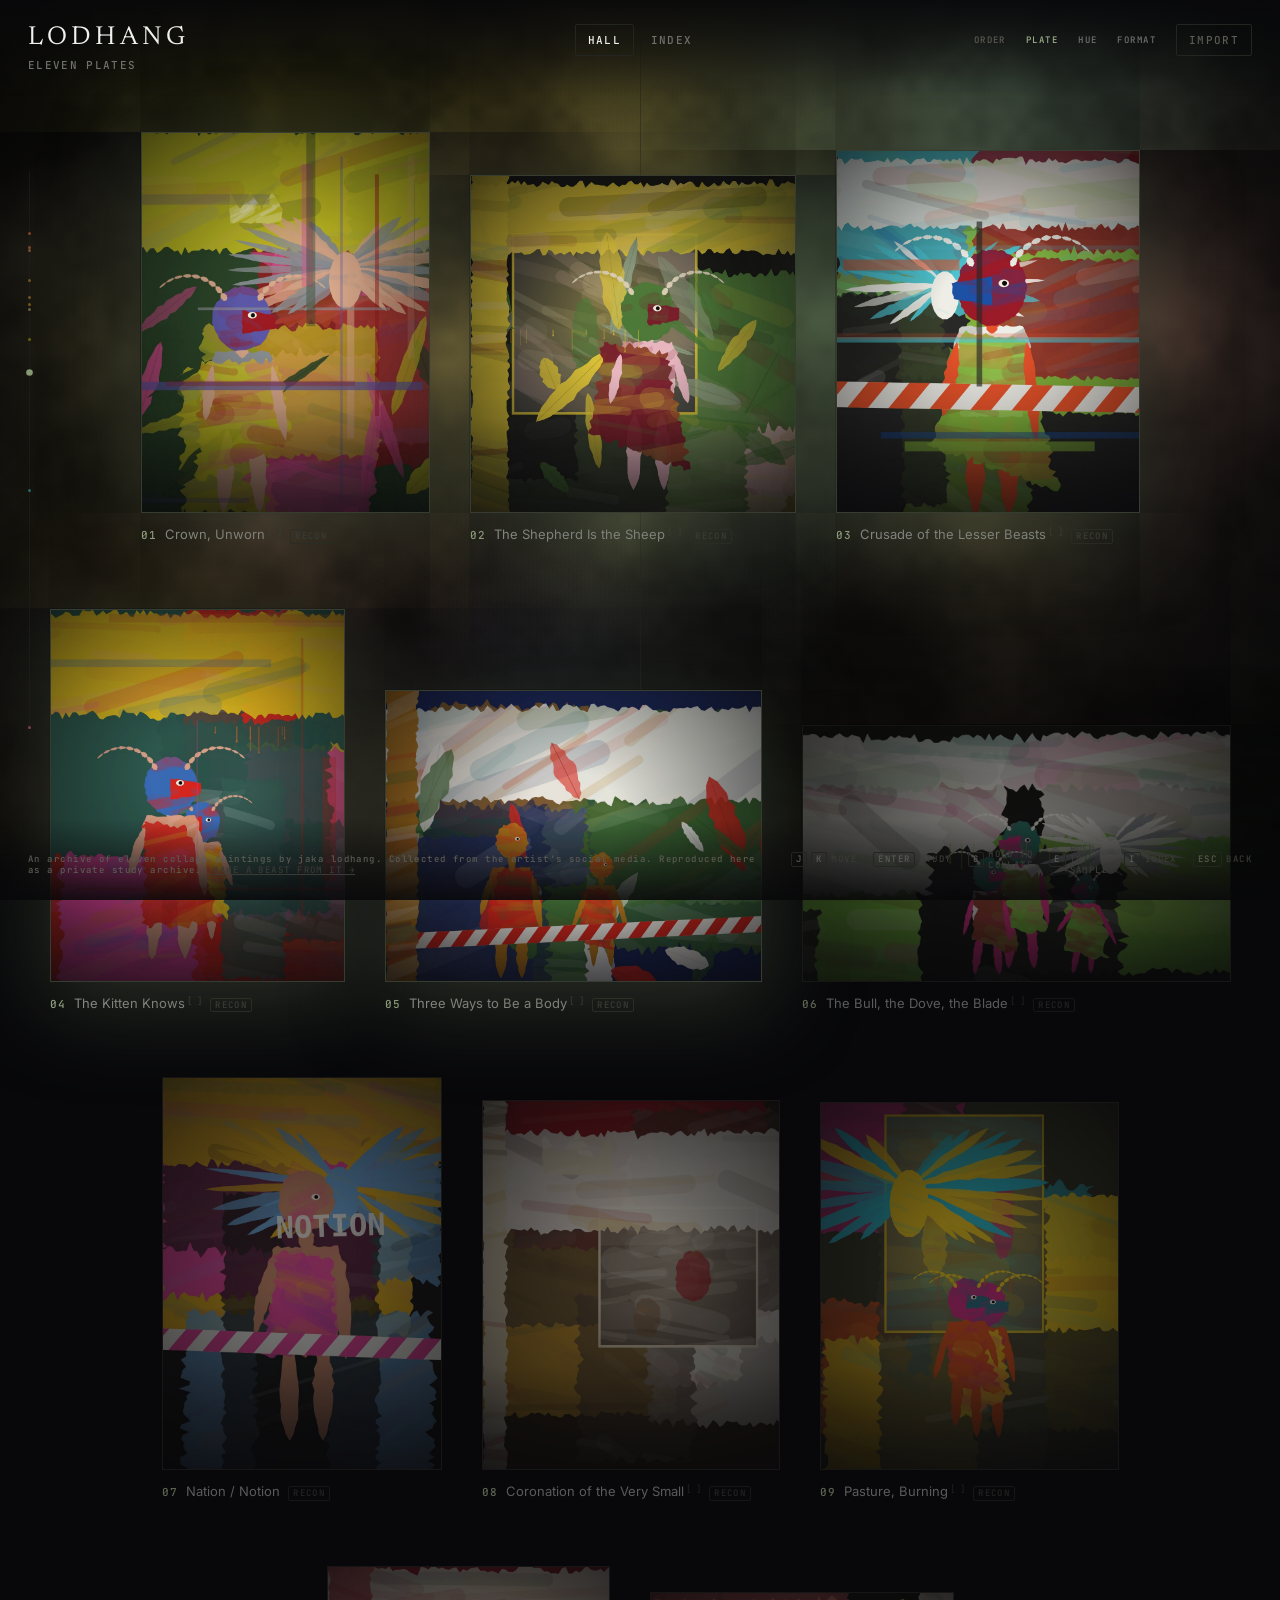
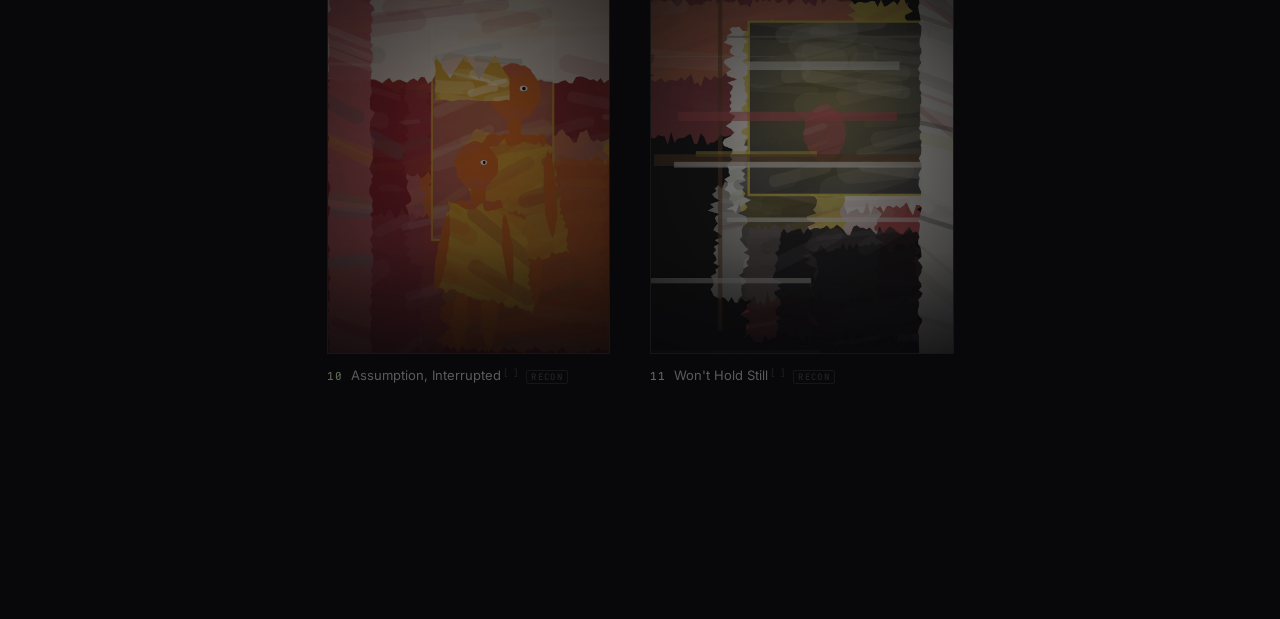
<file: index.html>
<!doctype html>
<html lang="en">
<head>
<meta charset="utf-8">
<meta name="viewport" content="width=device-width, initial-scale=1, viewport-fit=cover">
<title>LODHANG — an archive of eleven collage-paintings</title>
<meta name="description" content="A private study archive of eleven collage-paintings by jaka lodhang. Each work is the only light in the room.">
<meta name="theme-color" content="#08080A">
<link rel="icon" href="data:image/svg+xml,%3Csvg xmlns='http://www.w3.org/2000/svg' viewBox='0 0 16 16'%3E%3Crect width='16' height='16' fill='%2308080A'/%3E%3Crect x='5' y='3' width='6' height='10' fill='%23C6C123'/%3E%3C/svg%3E">

<link rel="preconnect" href="https://fonts.googleapis.com">
<link rel="preconnect" href="https://fonts.gstatic.com" crossorigin>
<link rel="stylesheet" href="https://fonts.googleapis.com/css2?family=Inter:wght@400;500&family=JetBrains+Mono:wght@400;500&family=Newsreader:opsz,wght@6..72,400;6..72,500&display=swap">
<link rel="stylesheet" href="assets/css/tokens.css">
<link rel="stylesheet" href="assets/css/app.css">
</head>
<body>

<!-- The wall. Everything else sits in front of it. -->
<canvas id="wall" aria-hidden="true"></canvas>
<div id="grain" aria-hidden="true"></div>
<!-- One dead-straight plumb rule through every view. The thing that makes
     eleven aspect ratios read as one hang. -->
<div id="plumb" aria-hidden="true"></div>

<a class="sr-only" href="#main">Skip to the works</a>

<header id="chrome">
  <div class="chrome-l">
    <button id="brand" type="button" aria-label="Return to the hall">
      <span class="brand-name">LODHANG</span>
      <span class="brand-sub mono">ELEVEN PLATES</span>
    </button>
  </div>

  <nav class="chrome-c" aria-label="Views">
    <button class="viewbtn is-on" data-view="hall" type="button">Hall</button>
    <button class="viewbtn" data-view="ledger" type="button">Index</button>
  </nav>

  <div class="chrome-r">
    <span id="order-label" class="micro">ORDER</span>
    <div id="orders" role="group" aria-labelledby="order-label"></div>
    <button id="importbtn" class="mono" type="button">Import</button>
  </div>
</header>

<main id="main">
  <!-- HALL -->
  <section id="hall" class="view is-on" aria-label="The hall">
    <div id="stations"></div>
  </section>

  <!-- LEDGER -->
  <section id="ledger" class="view" aria-label="The index" hidden></section>

  <!-- STUDY -->
  <section id="study" class="view" aria-label="Study" hidden></section>
</main>

<!-- The hue rule: one tick per work, with the arcs the artist never went near
     left visibly empty. -->
<aside id="huerule" aria-label="Works by hue"></aside>

<!-- Held-key overlay: every plate at true relative scale. -->
<div id="collation" hidden aria-hidden="true"></div>

<!-- Drag-and-drop ingest, so the archive can be filled with no tooling. -->
<div id="import" hidden></div>

<div id="status" class="mono" role="status" aria-live="polite"></div>

<footer id="colophon">
  <p class="colophon-line">
    <span id="attrib"></span>
    <a href="https://bestiary-livid.vercel.app" style="margin-left:1ch">MAKE A BEAST FROM IT &rarr;</a>
  </p>
  <p class="colophon-line micro" id="keys">
    <span><kbd>J</kbd><kbd>K</kbd> MOVE</span>
    <span><kbd>ENTER</kbd> STUDY</span>
    <span><kbd>C</kbd> HOLD TO COLLATE</span>
    <span><kbd>E</kbd> HOLD TO SAMPLE</span>
    <span><kbd>I</kbd> INDEX</span>
    <span><kbd>ESC</kbd> BACK</span>
  </p>
</footer>

<noscript>
  <style>#chrome,#huerule,#colophon{display:none}</style>
  <div class="noscript">
    <h1>LODHANG</h1>
    <p>This archive needs JavaScript to light the room. The eleven works and their
       catalogue entries are in <code>data/catalog.json</code>.</p>
  </div>
</noscript>

<script type="module" src="assets/js/app.js"></script>
</body>
</html>
</file>
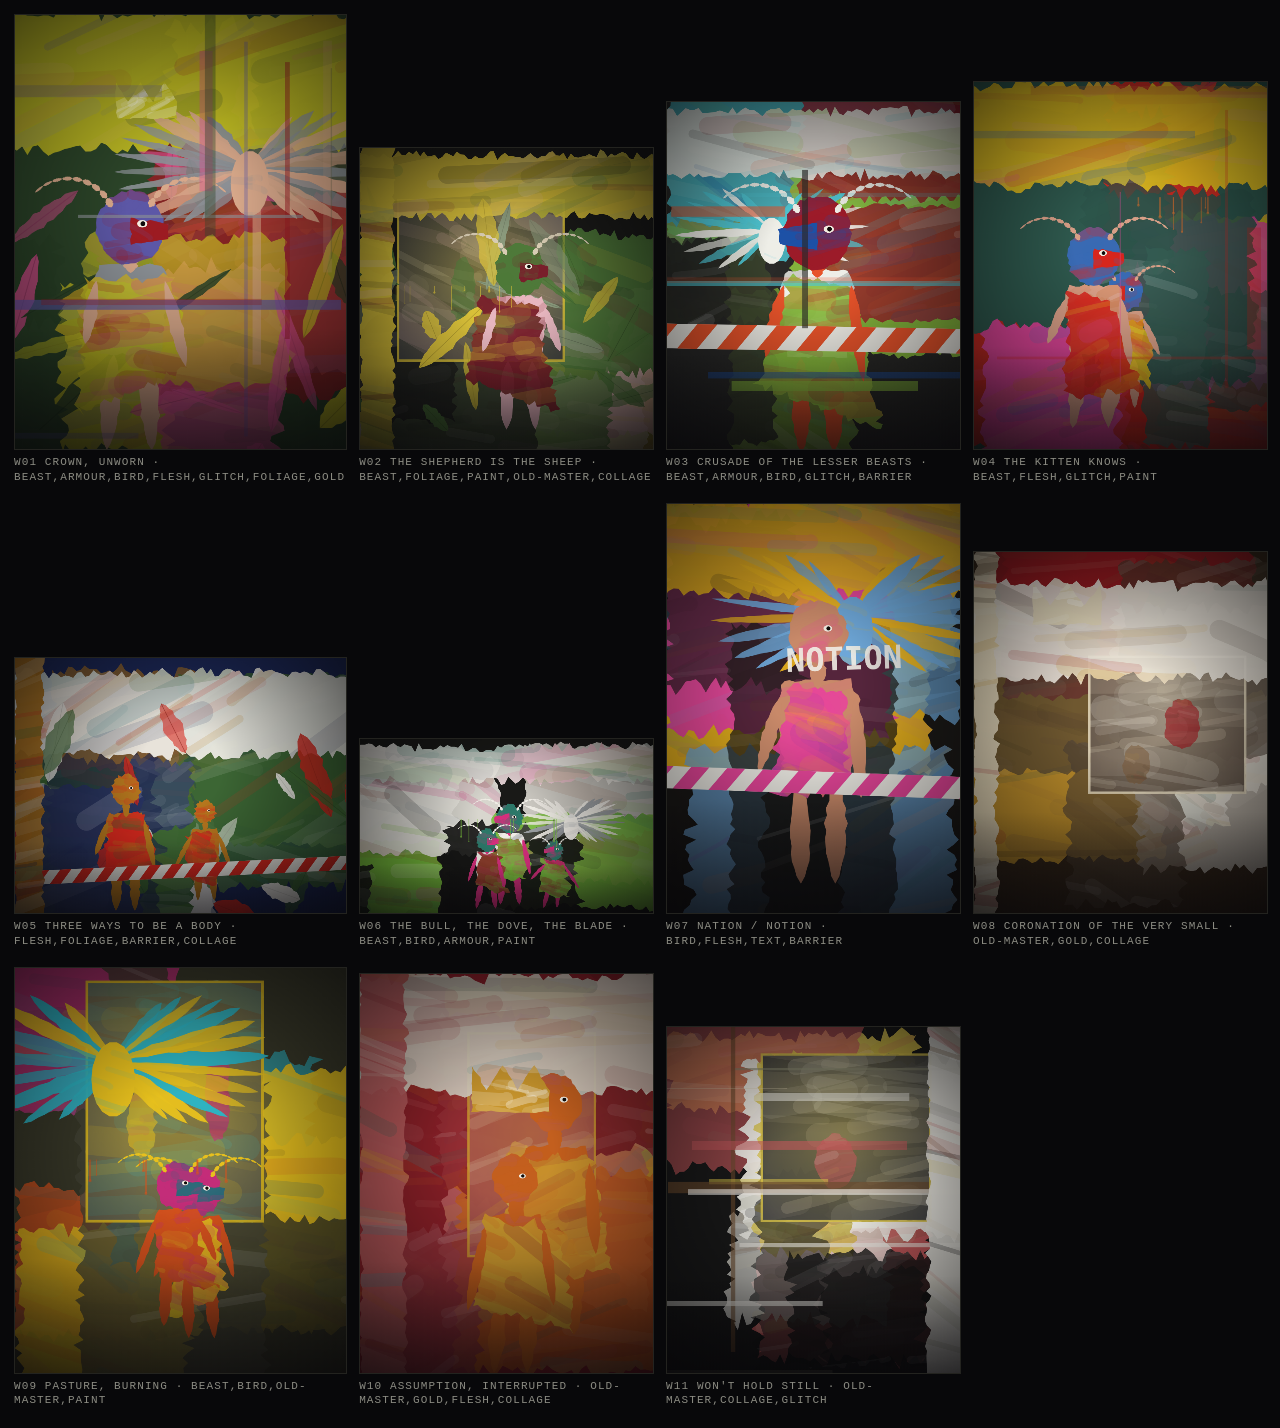
<file: dev-recon.html>
<!doctype html>
<html lang="en"><head><meta charset="utf-8"><title>reconstructions</title>
<style>
 body{margin:0;background:#08080a;color:#bebcb2;font:11px/1.3 ui-monospace,Consolas,monospace;letter-spacing:.1em}
 .g{display:grid;grid-template-columns:repeat(4,1fr);gap:14px;padding:14px;align-items:end}
 canvas{width:100%;height:auto;display:block;border:1px solid #23231f}
 figure{margin:0} figcaption{padding:5px 0;color:#8c8c83;text-transform:uppercase}
</style></head><body><div class="g" id="g"></div>
<script type="module">
import { reconstruct } from './assets/js/reconstruct.js'
const cat = await (await fetch('data/catalog.json')).json()
const g = document.getElementById('g')
for (const w of cat.works) {
  const work = { ...w, palette: w.palette.map(p => p.hex) }
  const fig = document.createElement('figure')
  const cv = reconstruct(work, 900)
  fig.appendChild(cv)
  const cap = document.createElement('figcaption')
  cap.textContent = `${w.id} ${w.title} · ${w.motifs.join(',')}`
  fig.appendChild(cap)
  g.appendChild(fig)
}
window.__ready = true; window.__diag = { view:'recon', works: cat.works.length }
</script></body></html>
</file>
<file: assets/css/tokens.css>
/* LODHANG — tokens.
 *
 * The contract is DESIGN.md. Anything here that is not in DESIGN.md is a bug,
 * and any literal hex or px in a component file is also a bug.
 *
 * Two families of colour live here and they must not be confused:
 *   --n-*  the fixed warm-black neutral ramp. Authored. Never changes.
 *   --c-*  the light in the room. Derived at runtime from the lit work's own
 *          pixels by assets/js/color.js. Never authored, never a brand colour.
 */

:root {
  /* ---- neutral ramp — warm black, authored, fixed ---------------------- */
  --n-void: #08080a;
  --n-pitch: #0c0c0e;
  --n-cellar: #131315;
  --n-stone: #1a1a1c;
  --n-hairline: #23231f;
  --n-iron: #3a3a36;
  --n-ash: #5b5b54;
  --n-fog: #8c8c83;
  --n-bone: #bebcb2;
  --n-chalk: #efede6;

  /* ---- the light — replaced every frame by applyTheme() ---------------- */
  /* Registered as <color> in color.js so they can actually transition.     */
  --c-glow: #8c8c83;
  --c-bloom: #2a2a28;
  --c-wash: #141414;
  --c-ink: #efede6;
  --c-ink-dim: #bebcb2;
  --c-ink-faint: #8c8c83;
  --c-accent: #bebcb2;
  --c-line: #23231f;
  --c-hue: 60;

  /* How far each surface is carried toward the lit hue. DESIGN.md, colors. */
  --mix-wall: 8%;
  --mix-rule: 14%;
  --mix-meta: 20%;

  /* ---- type ------------------------------------------------------------ */
  --f-serif: 'Newsreader', Georgia, 'Times New Roman', serif;
  --f-sans: 'Inter', -apple-system, 'Segoe UI', system-ui, sans-serif;
  --f-mono: 'JetBrains Mono', ui-monospace, SFMono-Regular, Consolas, monospace;

  --t-display: 400 72px/0.96 var(--f-serif);
  --t-title: 400 40px/1.06 var(--f-serif);
  --t-work: 400 26px/1.14 var(--f-serif);
  --t-lede: 400 19px/1.55 var(--f-sans);
  --t-body: 400 15px/1.62 var(--f-sans);
  --t-small: 400 13px/1.5 var(--f-sans);
  --t-meta: 500 11px/1.3 var(--f-mono);
  --t-micro: 500 9px/1.2 var(--f-mono);

  --tr-display: -0.028em;
  --tr-title: -0.022em;
  --tr-work: -0.014em;
  --tr-lede: -0.006em;
  --tr-meta: 0.12em;
  --tr-micro: 0.16em;

  /* ---- space — 4px base, four named numbers --------------------------- */
  --s-1: 4px;
  --s-2: 8px;
  --s-3: 12px;   /* elementGap */
  --s-4: 16px;
  --s-5: 24px;
  --s-6: 28px;   /* cardPadding */
  --s-7: 40px;
  --s-8: 64px;
  --s-9: 120px;  /* sectionGap */
  --page: 1320px;
  --margin: 200px; /* the right-hand metadata margin */

  /* ---- radius — three, total ------------------------------------------ */
  --r-control: 2px;
  --r-image: 0px;
  --r-tick: 9999px;

  /* ---- motion ---------------------------------------------------------- */
  /* Weighted, never bouncy. A painting is heavy; nothing here overshoots.  */
  --e-out: cubic-bezier(0.16, 1, 0.3, 1);      /* arrivals, the workhorse */
  --e-inout: cubic-bezier(0.65, 0, 0.35, 1);   /* view changes */
  --e-in: cubic-bezier(0.55, 0, 1, 0.45);      /* departures */
  --d-tap: 120ms;      /* a control acknowledging a press */
  --d-move: 340ms;     /* something changing position or state */
  --d-light: 900ms;    /* the room relighting — slow, because light is slow */
  --d-view: 620ms;     /* hall <-> study */

  --wall-max: 78vh;    /* every work gets this, panorama and portrait alike */
}

@media (prefers-reduced-motion: reduce) {
  :root {
    --d-tap: 1ms;
    --d-move: 1ms;
    --d-light: 1ms;
    --d-view: 1ms;
  }
}

/* ---- reset ------------------------------------------------------------- */
*,
*::before,
*::after { box-sizing: border-box; }

/* Any `display` in a component rule beats the `hidden` attribute's UA default,
 * which silently leaves fixed full-screen overlays painting over the whole page.
 * This has to win, so it is the one !important in the system. */
[hidden] { display: none !important; }

html {
  background: var(--n-void);
  color-scheme: dark;
  -webkit-text-size-adjust: 100%;
}

body {
  margin: 0;
  background: var(--n-void);
  color: var(--n-bone);
  font: var(--t-body);
  font-feature-settings: 'cv05', 'ss03';
  overflow-x: hidden;
  text-rendering: optimizeLegibility;
  -webkit-font-smoothing: antialiased;
}

img { display: block; max-width: 100%; border-radius: var(--r-image); }

button {
  font: inherit;
  color: inherit;
  background: none;
  border: 0;
  padding: 0;
  cursor: pointer;
}

a { color: inherit; }

:focus-visible {
  outline: 1px solid var(--c-accent);
  outline-offset: 3px;
}

/* Utility used by every measured quantity in the site, and nothing else. */
.mono {
  font: var(--t-meta);
  letter-spacing: var(--tr-meta);
  font-feature-settings: 'zero', 'tnum';
  text-transform: uppercase;
}

.micro {
  font: var(--t-micro);
  letter-spacing: var(--tr-micro);
  font-feature-settings: 'zero', 'tnum';
  text-transform: uppercase;
}

.sr-only {
  position: absolute;
  width: 1px; height: 1px;
  padding: 0; margin: -1px;
  overflow: hidden;
  clip-path: inset(50%);
  white-space: nowrap;
}
</file>
<file: assets/css/app.css>
/* LODHANG — components. Contract: DESIGN.md.
 * No literal hex, no drop shadow on a card, no radius on a reproduction. */

/* ------------------------------------------------------------ the room ---- */
#wall {
  position: fixed;
  inset: 0;
  z-index: 0;
  display: block;
  pointer-events: none;
}

/* Grain. Without it the light pools band visibly on an 8-bit display and the
 * whole thing reads as flat vector gradient rather than as a lit surface. */
#grain {
  position: fixed;
  inset: 0;
  z-index: 1;
  pointer-events: none;
  opacity: 0.055;
  mix-blend-mode: overlay;
  background-image: url("data:image/svg+xml,%3Csvg xmlns='http://www.w3.org/2000/svg' width='220' height='220'%3E%3Cfilter id='n'%3E%3CfeTurbulence type='fractalNoise' baseFrequency='0.85' numOctaves='3' stitchTiles='stitch'/%3E%3C/filter%3E%3Crect width='220' height='220' filter='url(%23n)'/%3E%3C/svg%3E");
}

#plumb {
  position: fixed;
  left: 50%;
  top: 0;
  bottom: 0;
  width: 1px;
  z-index: 2;
  pointer-events: none;
  background: color-mix(in oklab, var(--c-line) 100%, transparent);
  opacity: 0.5;
  transition: background var(--d-light) var(--e-out);
}

/* ------------------------------------------------------------- chrome ----- */
#chrome {
  position: fixed;
  z-index: 20;
  inset: 0 0 auto 0;
  display: grid;
  grid-template-columns: 1fr auto 1fr;
  align-items: start;
  gap: var(--s-4);
  padding: var(--s-5) var(--s-6);
  pointer-events: none;
}
#chrome > * { pointer-events: auto; position: relative; z-index: 1; }

/* A work scrolling past the fixed chrome would otherwise collide with it. This
 * is a legibility scrim on the UI, not a treatment on the picture: it is short,
 * it sits at the very top edge, and it never reaches a lit work at rest. */
#chrome::before,
#colophon::before {
  content: '';
  position: absolute;
  inset: 0;
  pointer-events: none;
  background: linear-gradient(to bottom,
    color-mix(in oklab, var(--n-void) 88%, transparent),
    transparent);
}
#colophon::before { background: linear-gradient(to top,
    color-mix(in oklab, var(--n-void) 88%, transparent), transparent); }

#brand { display: block; text-align: left; }
.brand-name {
  display: block;
  font: var(--t-work);
  letter-spacing: 0.16em;
  color: var(--c-ink);
  transition: color var(--d-light) var(--e-out);
}
.brand-sub {
  display: block;
  margin-top: var(--s-1);
  color: var(--c-ink-faint);
  transition: color var(--d-light) var(--e-out);
}

.chrome-c { display: flex; gap: var(--s-1); }
/* Chrome type uses the derived inks, not the fixed neutral ramp. A lit wall
 * raises the background well above Void, and a fixed dark grey that was legible
 * in the dark disappears the moment a work lights the room behind it. */
.viewbtn {
  font: var(--t-meta);
  letter-spacing: var(--tr-meta);
  text-transform: uppercase;
  color: var(--c-ink-faint);
  padding: var(--s-2) var(--s-3);
  border: 1px solid transparent;
  border-radius: var(--r-control);
  transition: color var(--d-tap) var(--e-out), border-color var(--d-tap) var(--e-out);
}
.viewbtn:hover { color: var(--c-ink-dim); }
.viewbtn.is-on {
  color: var(--c-ink);
  border-color: var(--c-line);
}

.chrome-r {
  display: flex;
  align-items: center;
  justify-content: flex-end;
  gap: var(--s-3);
  color: var(--n-ash);
}
#orders { display: flex; gap: var(--s-1); }
.orderbtn {
  font: var(--t-micro);
  letter-spacing: var(--tr-micro);
  text-transform: uppercase;
  color: var(--c-ink-faint);
  padding: var(--s-1) var(--s-2);
  border-radius: var(--r-control);
  transition: color var(--d-tap) var(--e-out);
}
.orderbtn:hover { color: var(--c-ink-dim); }
.orderbtn.is-on { color: var(--c-accent); }

#importbtn {
  color: var(--n-ash);
  border: 1px solid var(--c-line);
  border-radius: var(--r-control);
  padding: var(--s-2) var(--s-3);
  transition: color var(--d-tap) var(--e-out), border-color var(--d-tap) var(--e-out);
}
#importbtn:hover { color: var(--c-ink); border-color: var(--c-accent); }

/* -------------------------------------------------------------- views ----- */
#main { position: relative; z-index: 10; }
.view { display: none; }
.view.is-on { display: block; }

/* --------------------------------------------------------------- hall ----- */
/* A hang, not a slideshow. Several works share the screen and their light pools
 * overlap on the plaster behind them — which is the point: one painting per
 * viewport left the room mostly empty, and an empty dark room is not restraint,
 * it is nothing to look at. */
#stations {
  display: flex;
  flex-wrap: wrap;
  align-items: flex-end;
  justify-content: center;
  gap: var(--s-8) var(--s-7);
  max-width: var(--page);
  margin: 0 auto;
  padding: 132px var(--s-6) 26vh;
}

.station {
  flex: 0 0 auto;
  scroll-margin-top: 22vh;
}
.station-inner { display: block; }

.canvas-hold {
  position: relative;
  transition: opacity var(--d-light) var(--e-out), transform var(--d-move) var(--e-out);
}
/* Unlit works stay clearly present. Dimming the painting itself toward black is
 * the wrong instrument — it is the light that should fall off, not the work. */
.station[data-lit="0"] .canvas-hold { opacity: 0.5; }

.canvas-frame {
  position: relative;
  display: block;
  border: 1px solid var(--c-line);
  border-radius: var(--r-image);
  background: var(--n-pitch);
  cursor: zoom-in;
  transition: border-color var(--d-light) var(--e-out);
}
.station[data-lit="1"] .canvas-frame {
  border-color: color-mix(in oklab, var(--c-glow) 22%, var(--c-line));
  filter: drop-shadow(0 18px 44px color-mix(in oklab, var(--c-bloom) 70%, transparent));
}
.canvas-frame:hover { border-color: var(--c-accent); }
.canvas-frame:hover + .tag .tag-title { color: var(--c-ink); }

.canvas-frame img {
  display: block;
  width: auto;
  max-width: 100%;
  border-radius: var(--r-image);
}

/* A tombstone label, not a plate. The full plate lives in the study view now —
 * five metadata rows beside every work is what made the wall unreadable. */
.tag {
  display: flex;
  align-items: baseline;
  gap: var(--s-2);
  padding-top: var(--s-3);
  width: 100%;
  overflow: hidden;
  transition: opacity var(--d-light) var(--e-out);
}
.station[data-lit="0"] .tag { opacity: 0.55; }
.tag-no {
  color: var(--c-accent);
  flex: 0 0 auto;
  transition: color var(--d-light) var(--e-out);
}
.tag-title {
  font: var(--t-small);
  color: var(--c-ink-dim);
  overflow: hidden;
  text-overflow: ellipsis;
  white-space: nowrap;
  /* A flex item will not shrink below its content width unless told to, which
   * is what let the title run under the RECON badge instead of ellipsing. */
  min-width: 0;
  flex: 0 1 auto;
  transition: color var(--d-tap) var(--e-out);
}
.tag-title .prov { color: var(--n-iron); font-family: var(--f-mono); font-size: 9px;
                   vertical-align: 0.4em; margin-left: 2px; }
.tag-recon {
  color: var(--n-iron);
  border: 1px solid var(--c-line);
  border-radius: var(--r-control);
  padding: 1px 4px;
  flex: 0 0 auto;
}

/* --------------------------------------------------------- the hue rule --- */
#huerule {
  position: fixed;
  z-index: 15;
  left: var(--s-6);
  top: 50%;
  transform: translateY(-50%);
  width: 3px;
  height: min(62vh, 560px);
  pointer-events: none;
}
#huerule .arc {
  position: absolute;
  left: 1px;
  width: 1px;
  background: var(--n-hairline);
  opacity: 0.5;
}
#huerule .tick {
  position: absolute;
  left: 0;
  width: 3px;
  height: 3px;
  border-radius: var(--r-tick);
  pointer-events: auto;
  cursor: pointer;
  transition: transform var(--d-move) var(--e-out), opacity var(--d-move) var(--e-out);
  opacity: 0.55;
}
#huerule .tick:hover { transform: scale(2.6); opacity: 1; }
#huerule .tick.is-on { transform: scale(2.2); opacity: 1; }
#huerule .deg {
  position: absolute;
  left: 10px;
  color: var(--n-iron);
  white-space: nowrap;
}

/* ------------------------------------------------------------- ledger ----- */
#ledger { padding: 128px var(--s-6) var(--s-9); }
.ledger-wrap { max-width: var(--page); margin: 0 auto; }
.ledger-head { display: flex; justify-content: space-between; align-items: baseline; margin-bottom: var(--s-7); }
.ledger-head h2 { font: var(--t-title); letter-spacing: var(--tr-title); color: var(--c-ink); margin: 0; }
.ledger-head p { color: var(--n-fog); font: var(--t-small); margin: var(--s-2) 0 0; max-width: 52ch; }

table.ledger { width: 100%; border-collapse: collapse; }
table.ledger caption { text-align: left; color: var(--n-iron); font: var(--t-micro); letter-spacing: var(--tr-micro); text-transform: uppercase; padding-bottom: var(--s-3); }
table.ledger th {
  text-align: left;
  font: var(--t-micro);
  letter-spacing: var(--tr-micro);
  text-transform: uppercase;
  color: var(--n-iron);
  font-weight: 500;
  padding: var(--s-2) var(--s-3);
  border-bottom: 1px solid var(--c-line);
}
table.ledger td {
  padding: var(--s-4) var(--s-3);
  border-bottom: 1px solid var(--c-line);
  vertical-align: middle;
  color: var(--n-fog);
  font: var(--t-small);
}
table.ledger tr { cursor: pointer; transition: background var(--d-tap) var(--e-out); }
table.ledger tbody tr:hover { background: color-mix(in oklab, var(--c-wash) 60%, transparent); }
.led-dot { width: 7px; height: 7px; border-radius: var(--r-tick); display: inline-block; }
.led-title { color: var(--c-ink); font: var(--t-body); }
.led-thumb { width: 54px; border: 1px solid var(--c-line); }
.motif-tags { display: flex; flex-wrap: wrap; gap: var(--s-1); }
.motif {
  font: var(--t-micro);
  letter-spacing: var(--tr-micro);
  text-transform: uppercase;
  color: var(--n-ash);
  border: 1px solid var(--c-line);
  border-radius: var(--r-control);
  padding: 2px 5px;
}

/* Shared by the study panel. These lived in the old hall block and are still
 * used there, so they move rather than disappear. */
.plate-no {
  display: block;
  color: var(--c-accent);
  transition: color var(--d-light) var(--e-out);
}
.swatches { display: flex; gap: 2px; }
.swatch {
  width: 100%;
  height: 18px;
  border: 0;
  border-radius: 0;
  cursor: pointer;
  transition: transform var(--d-tap) var(--e-out);
}
.swatch:hover { transform: scaleY(1.5); }
.stand-in-note {
  color: var(--c-ink-faint);
  border-left: 1px solid var(--c-line);
  padding-left: var(--s-2);
}

/* -------------------------------------------------------------- study ----- */
#study { position: relative; min-height: 100vh; }
.study-stage {
  position: fixed;
  inset: 96px var(--margin) 132px var(--s-9);
  overflow: hidden;
  cursor: grab;
  touch-action: none;
}
.study-stage.is-drag { cursor: grabbing; }
.study-img {
  position: absolute;
  transform-origin: 0 0;
  will-change: transform;
  border: 1px solid var(--c-line);
}
.study-panel {
  position: fixed;
  right: var(--s-6);
  top: 96px;
  bottom: 132px;
  width: calc(var(--margin) - var(--s-4));
  overflow-y: auto;
  display: flex;
  flex-direction: column;
  gap: var(--s-4);
}
.study-panel h2 { font: var(--t-work); letter-spacing: var(--tr-work); color: var(--c-ink); margin: 0; }
.study-desc { color: var(--n-fog); font: var(--t-small); margin: 0; }
.frag-list { list-style: none; margin: 0; padding: 0; display: grid; gap: var(--s-2); }
.frag-item {
  border-left: 1px solid var(--c-line);
  padding-left: var(--s-3);
  color: var(--n-fog);
  font: var(--t-small);
  cursor: pointer;
  transition: border-color var(--d-tap) var(--e-out), color var(--d-tap) var(--e-out);
}
.frag-item:hover, .frag-item.is-on { border-color: var(--c-accent); color: var(--c-ink-dim); }

.hotspot {
  position: absolute;
  width: 22px; height: 22px;
  margin: -11px 0 0 -11px;
  border: 1px solid var(--c-accent);
  border-radius: var(--r-tick);
  background: color-mix(in oklab, var(--c-glow) 14%, transparent);
  cursor: pointer;
  transition: transform var(--d-move) var(--e-out), opacity var(--d-move) var(--e-out);
}
.hotspot:hover, .hotspot.is-on { transform: scale(1.5); }

.zoomhud {
  position: fixed;
  left: var(--s-9);
  bottom: 96px;
  display: flex;
  gap: var(--s-3);
  align-items: center;
  color: var(--n-ash);
}

/* ---------------------------------------------------------- collation ----- */
/* Held-key overlay: all eleven plates at true relative scale, set like lines
 * of type. The only place the whole body of work is visible at once. */
#collation {
  position: fixed;
  inset: 0;
  z-index: 60;
  background: color-mix(in oklab, var(--n-void) 92%, transparent);
  backdrop-filter: blur(2px);
  display: grid;
  place-content: center;
  align-content: center;
  padding: var(--s-9) var(--s-8);
}
.collation-rows {
  display: flex;
  flex-wrap: wrap;
  gap: var(--s-4);
  align-items: flex-end;
  justify-content: center;
  max-width: 1180px;
}
.collation-plate { position: relative; transition: opacity var(--d-tap) var(--e-out); }
.collation-plate img { height: 118px; width: auto; border: 1px solid var(--c-line); }
.collation-rows:hover .collation-plate { opacity: 0.22; }
.collation-rows .collation-plate:hover { opacity: 1; }
.collation-plate sup {
  position: absolute;
  top: -12px; left: 0;
  color: var(--n-iron);
  font: var(--t-micro);
  letter-spacing: var(--tr-micro);
}
.collation-cap {
  text-align: center;
  color: var(--n-iron);
  margin-top: var(--s-7);
}

/* ------------------------------------------------------------- import ----- */
#import {
  position: fixed;
  inset: 0;
  z-index: 70;
  background: color-mix(in oklab, var(--n-void) 94%, transparent);
  display: grid;
  place-content: center;
  padding: var(--s-8);
}
.import-card {
  width: min(680px, 92vw);
  background: var(--n-cellar);
  border: 1px solid var(--c-line);
  border-radius: var(--r-control);
  padding: var(--s-6);
}
.import-card h2 { font: var(--t-work); letter-spacing: var(--tr-work); color: var(--c-ink); margin: 0 0 var(--s-3); }
.import-card p { color: var(--n-fog); font: var(--t-small); margin: 0 0 var(--s-4); }
.dropzone {
  border: 1px dashed var(--n-iron);
  border-radius: var(--r-control);
  padding: var(--s-8);
  text-align: center;
  color: var(--n-ash);
  transition: border-color var(--d-tap) var(--e-out), color var(--d-tap) var(--e-out);
}
.dropzone.is-over { border-color: var(--c-accent); color: var(--c-ink); }
.import-actions { display: flex; gap: var(--s-3); justify-content: flex-end; margin-top: var(--s-5); }
.btn {
  font: var(--t-meta);
  letter-spacing: var(--tr-meta);
  text-transform: uppercase;
  color: var(--n-bone);
  border: 1px solid var(--c-line);
  border-radius: var(--r-control);
  padding: var(--s-2) var(--s-4);
  transition: color var(--d-tap) var(--e-out), border-color var(--d-tap) var(--e-out);
}
.btn:hover { color: var(--c-ink); border-color: var(--c-accent); }
.import-log { margin-top: var(--s-4); max-height: 190px; overflow-y: auto; }
.import-log div { color: var(--n-ash); font: var(--t-micro); letter-spacing: var(--tr-micro); padding: 2px 0; }

/* ----------------------------------------------------------- colophon ----- */
#colophon {
  position: fixed;
  z-index: 18;
  left: 0; right: 0; bottom: 0;
  display: flex;
  justify-content: space-between;
  align-items: flex-end;
  gap: var(--s-4);
  padding: var(--s-5) var(--s-6);
  pointer-events: none;
}
#colophon > * { position: relative; z-index: 1; }
.colophon-line { margin: 0; color: var(--n-iron); font: var(--t-micro); letter-spacing: var(--tr-micro); }
#attrib { color: var(--n-ash); }
#keys { display: flex; gap: var(--s-4); }
#keys span { display: inline-flex; gap: var(--s-1); align-items: center; }
kbd {
  font: var(--t-micro);
  letter-spacing: var(--tr-micro);
  border: 1px solid var(--c-line);
  border-radius: var(--r-control);
  padding: 1px 4px;
  color: var(--n-ash);
}

#status {
  position: fixed;
  z-index: 30;
  left: 50%;
  bottom: var(--s-8);
  transform: translateX(-50%);
  color: var(--c-accent);
  opacity: 0;
  transition: opacity var(--d-move) var(--e-out);
  pointer-events: none;
}
#status.is-on { opacity: 1; }

.noscript { padding: 20vh var(--s-8); max-width: 60ch; margin: 0 auto; }
.noscript h1 { font: var(--t-title); letter-spacing: var(--tr-title); color: var(--n-chalk); }

/* --------------------------------------------------------- responsive ----- */
@media (max-width: 1100px) {
  :root { --margin: 168px; }
  #huerule { display: none; }
}

@media (max-width: 860px) {
  :root { --wall-max: 62vh; --s-9: 72px; }

  /* Chrome and colophon stop being fixed. On a narrow screen the header wraps to
   * two rows and the colophon to three, and between them they were sitting on
   * top of the work and its plate. Letting both scroll with the document removes
   * the overlap entirely rather than fighting it with padding. */
  #chrome, #colophon { position: static; transform: none; }
  #chrome::before, #colophon::before { display: none; }
  #colophon { flex-direction: column; align-items: flex-start; gap: var(--s-2); }
  #plumb { display: none; }

  .station { min-height: auto; padding: var(--s-7) var(--s-4); }
  .station-inner { grid-template-columns: 1fr; gap: var(--s-5); }
  /* The explicit column placement has to be reset too. Left at 2 and 3 against a
   * single-column grid the browser invents implicit columns and the work and its
   * plate stay side by side — which is exactly what mobile was doing. */
  .canvas-hold, .plate { grid-column: 1; justify-self: stretch; }
  .canvas-frame { display: inline-block; }
  .plate { border-top: 1px solid var(--c-line); }
  /* Fixed dark neutrals disappear once a work lights the wall behind them. */
  .plate-row dt, .stand-in-note { color: var(--c-ink-faint); }
  .plate-row { grid-template-columns: 74px 1fr; }
  #chrome { grid-template-columns: 1fr auto; row-gap: var(--s-3); padding: var(--s-4); }
  .chrome-r { grid-column: 1 / -1; justify-content: flex-start; }
  #keys { display: none; }
  .study-stage { inset: 88px var(--s-4) 46vh var(--s-4); }
  .study-panel { left: var(--s-4); right: var(--s-4); top: auto; bottom: var(--s-4); width: auto; height: 40vh; }
  .zoomhud { left: var(--s-4); bottom: 42vh; }
}

@media (prefers-reduced-motion: reduce) {
  * { animation-duration: 1ms !important; transition-duration: 1ms !important; }
  .swatch:hover, #huerule .tick:hover, .hotspot:hover { transform: none; }
}

/* ------------------------------------------------------------- the instrument */
/* Hold E: the room re-lights from the pixel under the cursor. */
body.is-sampling { cursor: crosshair; }
body.is-sampling .canvas-frame { cursor: crosshair; }

#sampler-readout {
  position: fixed;
  top: 0;
  left: 0;
  z-index: 50;
  display: flex;
  align-items: center;
  gap: var(--s-2);
  padding: var(--s-2) var(--s-3);
  background: color-mix(in oklab, var(--n-void) 86%, transparent);
  border: 1px solid var(--c-line);
  border-radius: var(--r-control);
  color: var(--c-ink);
  font: var(--t-meta);
  letter-spacing: var(--tr-meta);
  font-feature-settings: 'zero', 'tnum';
  white-space: nowrap;
  pointer-events: none;
  opacity: 0;
  transition: opacity var(--d-tap) var(--e-out);
}
#sampler-readout.is-on { opacity: 1; }
#sampler-readout .swatch-chip {
  width: 22px;
  height: 22px;
  border: 1px solid var(--c-line);
  flex: 0 0 auto;
}
#sampler-readout .sampler-oklch { color: var(--c-ink-faint); }
</file>
